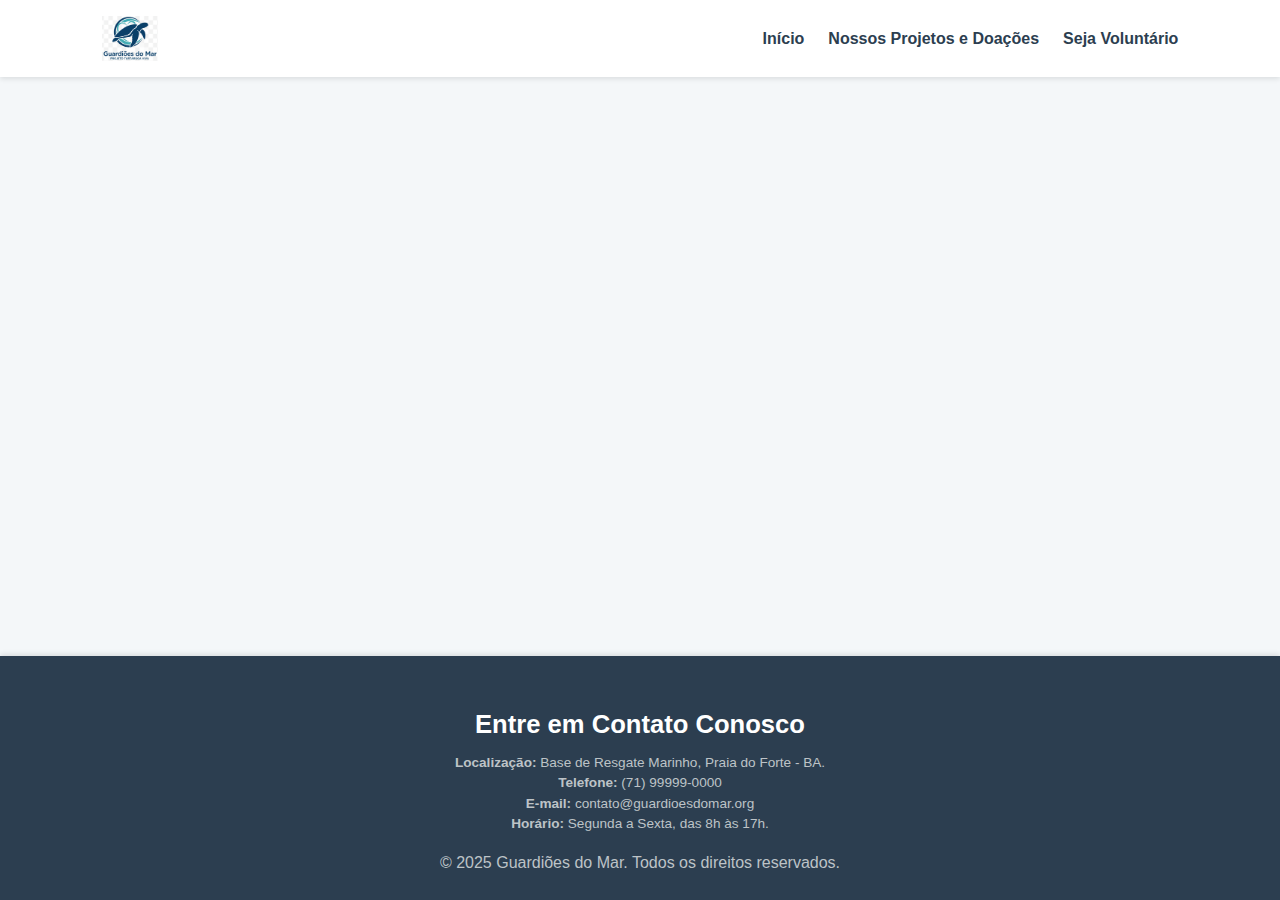
<file: index.html>
<!DOCTYPE html>
<html lang="pt-BR">
<head>
    <meta charset="UTF-8">
    <meta name="viewport" content="width=device-width, initial-scale=1.0">
    <title>Início - Guardiões do Mar (Projeto Tartaruga)</title>
    <link rel="stylesheet" href="assets/css/style.css">
</head>
<body class="main-layout">

    <header>
        <div class="header-content container">
            <img src="assets/imagens/Logo_Tartaruga.png" alt="Logotipo Guardiões do Mar - Silhueta de Tartaruga">
            <button class="menu-hamburguer" id="menu-toggle" aria-label="Abrir Menu Principal">☰</button>
            <nav id="menu-principal">
                <ul>
                    <li><a href="#home">Início</a></li> 
                    <li><a href="#projetos">Nossos Projetos e Doações</a></li>
                    <li><a href="#cadastro">Seja Voluntário</a></li>
                </ul>
            </nav>
        </div> 
    </header>

    <main id="app-root"></main> 

    <footer>
        <section>
            <h2>Entre em Contato Conosco</h2>
            <ul>
                <li><strong>Localização:</strong> Base de Resgate Marinho, Praia do Forte - BA.</li>
                <li><strong>Telefone:</strong> (71) 99999-0000</li>
                <li><strong>E-mail:</strong> contato@guardioesdomar.org</li>
                <li><strong>Horário:</strong> Segunda a Sexta, das 8h às 17h.</li>
            </ul>
        </section>

        <p>&copy; 2025 Guardiões do Mar. Todos os direitos reservados.</p>
    </footer>

    <script src="assets/js/script.js"></script>
</body>
</html>
</file>
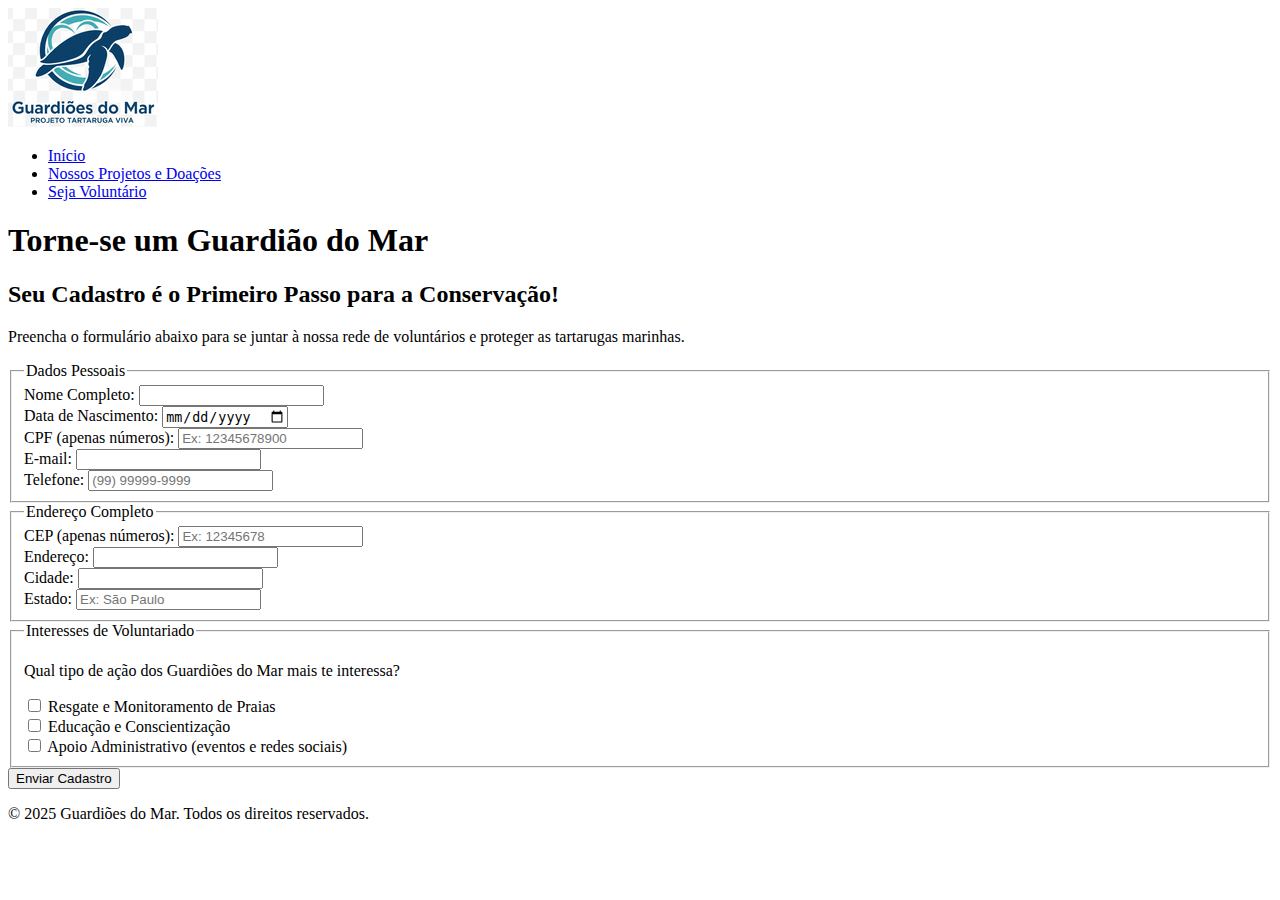
<file: cadastro.html>
<!DOCTYPE html>
<html lang="pt-BR">
<head>
    <meta charset="UTF-8">
    <meta name="viewport" content="width=device-width, initial-scale=1.0">
    <title>Cadastro Voluntário - Guardiões do Mar</title>
</head>
<body>

    <header>
        <img src="assets/imagens/Logo_Tartaruga.png" alt="Logotipo Guardiões do Mar">
        
        <nav>
            <ul>
                <li><a href="index.html">Início</a></li>
                <li><a href="projetos.html">Nossos Projetos e Doações</a></li>
                <li><a href="cadastro.html">Seja Voluntário</a></li>
            </ul>
        </nav>
    </header>

    <main>
        <h1>Torne-se um Guardião do Mar</h1>

        <section>
            <h2>Seu Cadastro é o Primeiro Passo para a Conservação!</h2>
            <p>Preencha o formulário abaixo para se juntar à nossa rede de voluntários e proteger as tartarugas marinhas.</p>

            <form action="#" method="post">
                <fieldset>
                    <legend>Dados Pessoais</legend>

                    <div>
                        <label for="nome_completo">Nome Completo:</label>
                        <input type="text" id="nome_completo" name="nome_completo" required>
                    </div>

                    <div>
                        <label for="data_nascimento">Data de Nascimento:</label>
                        <input type="date" id="data_nascimento" name="data_nascimento" required>
                    </div>
                    
                    <div>
                        <label for="cpf">CPF (apenas números):</label>
                        <input 
                            type="text" 
                            id="cpf" 
                            name="cpf" 
                            required 
                            pattern="[0-9]{11}" 
                            title="O CPF deve conter exatamente 11 dígitos, apenas números. Ex: 12345678900" 
                            placeholder="Ex: 12345678900"
                            maxlength="11"
                        >
                    </div>

                    <div>
                        <label for="email">E-mail:</label>
                        <input type="email" id="email" name="email" required>
                    </div>

                    <div>
                        <label for="telefone">Telefone:</label>
                        <input 
                            type="tel" 
                            id="telefone" 
                            name="telefone" 
                            required 
                            pattern="\([0-9]{2}\) [0-9]{4,5}-[0-9]{4}" 
                            title="O telefone deve estar no formato (99) 99999-9999 ou (99) 9999-9999." 
                            placeholder="(99) 99999-9999"
                        >
                    </div>
                    
                </fieldset>
                
                <fieldset>
                    <legend>Endereço Completo</legend>

                    <div>
                        <label for="cep">CEP (apenas números):</label>
                        <input 
                            type="text" 
                            id="cep" 
                            name="cep" 
                            required 
                            pattern="[0-9]{8}" 
                            title="O CEP deve conter 8 dígitos, apenas números." 
                            placeholder="Ex: 12345678"
                            maxlength="8"
                        >
                    </div>

                    <div>
                        <label for="endereco">Endereço:</label>
                        <input type="text" id="endereco" name="endereco" required>
                    </div>

                    <div>
                        <label for="cidade">Cidade:</label>
                        <input type="text" id="cidade" name="cidade" required>
                    </div>

                   <div>
                        <label for="estado">Estado:</label>
                        <input type="text" id="estado" name="estado" required 
                        title="Digite a sigla ou o nome completo do Estado. Ex: SP ou São Paulo"
                        placeholder="Ex: São Paulo">
                    </div>
                </fieldset>

                <fieldset>
                    <legend>Interesses de Voluntariado</legend>
                    
                    <p>Qual tipo de ação dos Guardiões do Mar mais te interessa?</p>
                    <div>
                        <input type="checkbox" id="resgate" name="interesse" value="resgate">
                        <label for="resgate">Resgate e Monitoramento de Praias</label>
                    </div>
                    <div>
                        <input type="checkbox" id="educacao" name="interesse" value="educacao">
                        <label for="educacao">Educação e Conscientização</label>
                    </div>
                    <div>
                        <input type="checkbox" id="administrativo" name="interesse" value="administrativo">
                        <label for="administrativo">Apoio Administrativo (eventos e redes sociais)</label>
                    </div>
                </fieldset>


                <div>
                    <button type="submit">Enviar Cadastro</button>
                </div>
            </form>

        </section>
    </main>

    <footer>
        <p>&copy; 2025 Guardiões do Mar. Todos os direitos reservados.</p>
    </footer>

</body>
</html>
</file>
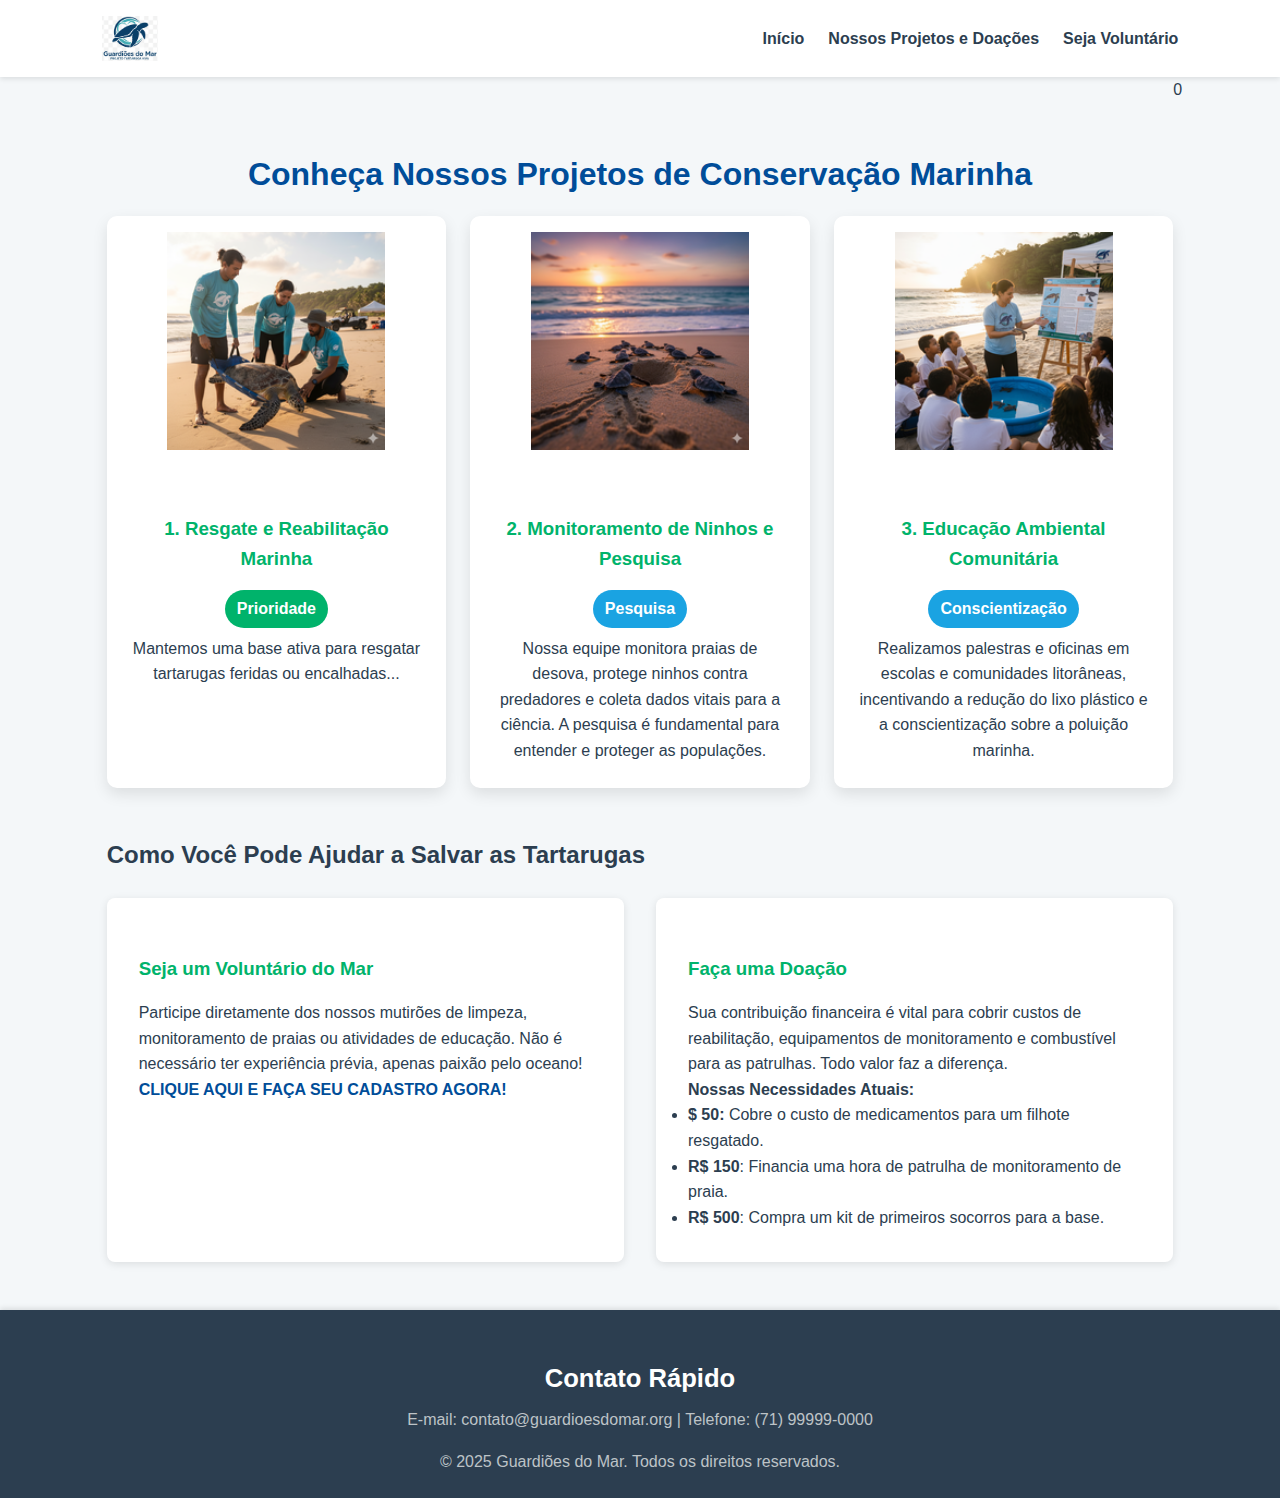
<file: projetos.html>
<!DOCTYPE html>
<html lang="pt-BR">
<head>
    <meta charset="UTF-8">
    <meta name="viewport" content="width=device-width, initial-scale=1.0">
    <title>Projetos e Doações - Guardiões do Mar</title>
    <link rel="stylesheet" href="assets/css/style.css">
</head>

<body class="main-layout">

    <header>
      <div class="header-content container">  
            <img src="assets/imagens/Logo_Tartaruga.png" alt="Logotipo Guardiões do Mar">

            <span class="menu-hamburguer">☰</span>
        
            <nav>
                <ul>
                    <li><a href="index.html">Início</a></li>
                    <li><a href="projetos.html">Nossos Projetos e Doações</a></li>
                    <li><a href="cadastro.html">Seja Voluntário</a></li>
                </ul>
            </nav>
       </div>
    </header>

    <main>
        
        <h1>Conheça Nossos Projetos de Conservação Marinha</h1>

        <section class="projetos-grid">
            
           <article class="card-projeto">
                <img src="assets/imagens/Resgatando_Tartaruga.png" alt="...">

                <div class="card-content"> 
        
                    <h3>1. Resgate e Reabilitação Marinha</h3>
                    <span class="badge badge-conservacao">Prioridade</span>
                    <p>Mantemos uma base ativa para resgatar tartarugas feridas ou encalhadas...</p>
        
                </div>

            </article>

            <article class="card-projeto">
                <img src="assets/imagens/Saindo_do_ninho.png" alt="Filhotes de tartaruga saindo de um ninho na areia.">
                
                <div class="card-content">
                    
                    <h3>2. Monitoramento de Ninhos e Pesquisa</h3>
                    <span class="badge badge-doacao">Pesquisa</span>
                    <p>Nossa equipe monitora praias de desova, protege ninhos contra predadores e coleta dados vitais para a ciência. A pesquisa é fundamental para entender e proteger as populações.</p>

                </div>
                
            </article>

            <article class="card-projeto">
                <img src="assets/imagens/Palestra.png" alt="Pessoa dando palestra sobre tartarugas para crianças.">
               
                <div class="card-content">

                    <h3>3. Educação Ambiental Comunitária</h3>
                    <span class="badge badge-doacao">Conscientização</span>
                    <p>Realizamos palestras e oficinas em escolas e comunidades litorâneas, incentivando a redução do lixo plástico e a conscientização sobre a poluição marinha.</p>

                </div>
                
            </article>

        </section>

        <section id="apoie">
            <h2>Como Você Pode Ajudar a Salvar as Tartarugas</h2>
            <div class="flex-apoio">

                <article class="card-apoio">
                 <h3>Seja um Voluntário do Mar</h3>
                    <p>Participe diretamente dos nossos mutirões de limpeza, monitoramento de praias ou atividades de educação. Não é necessário ter experiência prévia, apenas paixão pelo oceano!</p>
                    <p><strong><a href="cadastro.html">CLIQUE AQUI E FAÇA SEU CADASTRO AGORA!</a></strong></p>
                </article>

                <article class="card-apoio">
                    <h3>Faça uma Doação</h3>
                    <p>Sua contribuição financeira é vital para cobrir custos de reabilitação, equipamentos de monitoramento e combustível para as patrulhas. Todo valor faz a diferença.</p>
                
                    <h4>Nossas Necessidades Atuais:</h4>
                    <ul>
                        <li><strong>$ 50:</strong> Cobre o custo de medicamentos para um filhote resgatado.</li>
                        <li><strong>R$ 150</strong>: Financia uma hora de patrulha de monitoramento de praia.</li>
                        <li><strong>R$ 500</strong>: Compra um kit de primeiros socorros para a base.</li>
                     </ul>
                </article>
            </div>

        </section>

    </main>

0    <footer>
        <section>
            <h2>Contato Rápido</h2>
            <p>E-mail: contato@guardioesdomar.org | Telefone: (71) 99999-0000</p>
        </section>
        <p>&copy; 2025 Guardiões do Mar. Todos os direitos reservados.</p>
    </footer>

    <script src="assets/js/script.js"></script>
</body>
</html>
</file>
<file: assets/css/style.css>
:root {
    --cor-primaria-azul: #004d99;
    --cor-secundaria-verde: #00b36b;
    --cor-acento-claro: #1aa3e2;
    --cor-neutra-fundo: #f4f7f9;
    --cor-neutra-clara: #ffffff;
    --cor-neutra-escura: #2c3e50;
    --cor-sucesso: #2ecc71;
    --cor-erro: #e74c3c;
    --fonte-padrao: 'Roboto', 'Arial', sans-serif;
    --fonte-tamanho-h1: 3rem;
    --fonte-tamanho-h2: 2.2rem;
    --fonte-tamanho-h3: 1.6rem;
    --fonte-tamanho-texto: 1rem;
    --fonte-tamanho-pequeno: 0.85rem;
    --espacamento-xs: 8px;
    --espacamento-sm: 16px;
    --espacamento-md: 24px;
    --espacamento-lg: 32px;
    --espacamento-xl: 48px;
    --espacamento-xxl: 64px;
    --breakpoint-sm: 576px;
    --breakpoint-md: 768px;
    --breakpoint-lg: 992px;
    --breakpoint-xl: 1200px;
    --breakpoint-xxl: 1400px;
}

* {
    box-sizing: border-box;
    margin: 0;
    padding: 0;
}

body {
    background-color: var(--cor-neutra-fundo);
    color: var(--cor-neutra-escura);
    font-family: var(--fonte-padrao);
    font-size: var(--fonte-tamanho-texto);
    line-height: 1.6;
    min-height: 100vh;
    display: grid;
    grid-template-columns: 1fr;
    grid-template-rows: auto 1fr auto;
}

h1, h2, h3 {
    margin-top: var(--espacamento-md);
    margin-bottom: var(--espacamento-sm);
    color: var(--cor-neutra-escura);
}

h1 { color: var(--cor-primaria-azul); font-weight: 700; }
h3 { color: var(--cor-secundaria-verde); }

a {
    color: var(--cor-primaria-azul);
    text-decoration: none;
    transition: color 0.3s ease;
}
a:hover {
    color: var(--cor-acento-claro);
    text-decoration: underline;
}

.container {
    width: 90%;
    max-width: var(--breakpoint-xl);
    margin: 0 auto;
    padding: 0 var(--espacamento-sm);
}

/* 1. LEIAUTE GERAL */
header, footer, main {
    grid-column: 1 / -1;
}

main {
    padding: var(--espacamento-xl) 0;
}

/* 2. NAVEGAÇÃO E HEADER */
header {
    background-color: var(--cor-neutra-clara);
    box-shadow: 0 2px 5px rgba(0, 0, 0, 0.1);
    padding: var(--espacamento-sm) var(--espacamento-md);
}

.header-content {
    display: flex;
    justify-content: space-between;
    align-items: center;
}

header img {
    height: 45px;
    transition: transform 0.3s ease;
}
header img:hover {
    transform: scale(1.05);
}

/* Menu UL (Configuração Mobile - Vertical por Padrão) */
nav ul {
    list-style: none;
    /* REMOVIDO: display: flex; Globalmente */
    gap: var(--espacamento-md);
}

nav ul li a {
    color: var(--cor-neutra-escura);
    font-weight: 600;
    position: relative;
}

nav ul li a::after {
    content: '';
    position: absolute;
    bottom: -5px;
    left: 0;
    width: 0;
    height: 2px;
    background-color: var(--cor-secundaria-verde);
    transition: width 0.3s ease;
}

nav ul li a:hover::after {
    width: 100%;
}

/* Oculta o botão no desktop por padrão */
.menu-hamburguer { display: none; } 

/* HERO BANNER */
.hero-banner {
    background-image: url('../imagens/Tartaruga_Nadando.png');
    background-size: cover;
    background-position: center;
    background-attachment: fixed;
    min-height: 450px;
    display: flex;
    align-items: center;
    position: relative;
    z-index: 1;
}

.hero-banner::before {
    content: '';
    position: absolute;
    top: 0;
    left: 0;
    right: 0;
    bottom: 0;
    background-color: rgba(0, 0, 0, 0.55);
    z-index: 2;
}

.hero-content {
    color: var(--cor-neutra-clara);
    z-index: 3;
    position: relative;
    max-width: 700px;
}

.hero-content h1 {
    color: var(--cor-neutra-clara);
    font-size: var(--fonte-tamanho-h1);
    text-shadow: 2px 2px 4px rgba(0, 0, 0, 0.5);
}

.hero-content p {
    font-size: 1.2rem;
    margin-bottom: var(--espacamento-lg);
}

/* 3. COMPONENTES: BOTÕES */
.btn {
    padding: var(--espacamento-sm) var(--espacamento-lg);
    border-radius: 20px;
    font-size: var(--fonte-tamanho-texto);
    transition: all 0.3s ease;
    border: none;
    cursor: pointer;
    text-transform: uppercase;
    font-weight: bold;
}

.btn-primary {
    background-color: var(--cor-primaria-azul);
    color: var(--cor-neutra-clara);
    box-shadow: 0 4px 6px rgba(0, 77, 153, 0.3);
}

.btn-primary:hover, .btn-primary:focus {
    background-color: #0066cc;
    transform: translateY(-2px);
}

.btn-primary:active {
    background-color: #004085;
}

.btn-secondary {
    background-color: var(--cor-secundaria-verde);
    color: var(--cor-neutra-clara);
    box-shadow: 0 4px 6px rgba(0, 179, 107, 0.3);
}
.btn-secondary:hover {
    background-color: #008850;
    transform: translateY(-2px);
}

.btn:disabled {
    background-color: var(--cor-neutra-escura);
    opacity: 0.6;
    cursor: not-allowed;
}

/* 4. MEDIA QUERIES (RESPONSIVIDADE) */

@media (min-width: 768px) {
    /* MESA/DESKTOP: Faz o menu ser horizontal e visível */
    nav { 
        display: block; 
    }
    nav ul {
        display: flex; /* ATIVA O FLEXBOX/HORIZONTAL AQUI! */
    }
    .menu-hamburguer { 
        display: none; 
    }
}

@media (min-width: 992px) {
    body {
        grid-template-columns: repeat(12, 1fr);
    }
    main {
        grid-column: 2 / 12;
    }
}

/* MOBILE (max-width: 768px) - CORREÇÃO CRÍTICA */
@media (max-width: 768px) {
    /* 1. REGRA CRÍTICA: Esconde o menu por padrão no mobile */
    nav {
        display: none; 
    }
    
    /* 2. FORÇA A VISIBILIDADE DO ÍCONE HAMBÚRGUER */
    .menu-hamburguer {
        display: block !important;
        background: none;
        border: none;
        font-size: 2rem;
        cursor: pointer;
        color: var(--cor-neutra-escura);
    }
    
    /* 3. A REGRA DE ABERTURA QUANDO O JS CLICA */
    nav.menu-aberto {
        display: flex !important; 
        position: fixed; 
        top: 0;
        left: 0;
        width: 100%;
        height: 100vh;
        background-color: var(--cor-neutra-clara);
        flex-direction: column;
        align-items: center;
        justify-content: center;
        z-index: 999;
    }
    
    nav.menu-aberto ul {
        flex-direction: column;
        text-align: center;
        gap: var(--espacamento-lg);
    }
    
    nav.menu-aberto ul li a {
        font-size: 1.5rem;
        color: var(--cor-primaria-azul);
    }
}

/* 5. ESTILIZAÇÃO DE FORMULÁRIOS E FEEDBACK */
fieldset {
    border: 1px solid #dcdcdc;
    box-shadow: 0 0 10px rgba(0, 0, 0, 0.05);
    padding: var(--espacamento-lg);
    margin-bottom: var(--espacamento-xl);
    border-radius: 6px;
    background-color: var(--cor-neutra-clara);
}

legend {
    color: var(--cor-primaria-azul);
    font-size: var(--fonte-tamanho-h3);
    padding: 0 var(--espacamento-xs);
    font-weight: bold;
}

input[type="text"],
input[type="email"],
input[type="tel"],
input[type="date"],
select {
    width: 100%;
    padding: var(--espacamento-xs);
    border: 1px solid #ced4da;
    border-radius: 4px;
    font-size: var(--fonte-tamanho-texto);
    transition: border-color 0.3s ease, box-shadow 0.3s ease;
}

input:focus, select:focus {
    border-color: var(--cor-acento-claro);
    outline: none;
    box-shadow: 0 0 0 3px rgba(26, 163, 226, 0.3);
}

input:valid {
    border-color: var(--cor-sucesso);
}

input:invalid {
    border-color: var(--cor-erro);
    border-width: 2px;
}

input:invalid:not(:focus):not(:placeholder-shown) {
    border-width: 2px;
}

.alert {
    padding: var(--espacamento-sm);
    margin-bottom: var(--espacamento-md);
    border: 1px solid transparent;
    border-radius: 4px;
    font-size: var(--fonte-tamanho-texto);
}

.alert-error {
    font-weight: bold;
    border-left: 5px solid var(--cor-erro);
    background-color: #ffeaea;
    color: var(--cor-erro);
}

.erro-borda {
    border: 2px solid var(--cor-erro) !important;
}

/* 6. ESTILIZAÇÃO DE CARDS E CONTEÚDO */
.projetos-grid {
    display: grid;
    grid-template-columns: 1fr;
    gap: var(--espacamento-lg);
    margin-bottom: var(--espacamento-xl);
}

@media (min-width: 992px) {
    .projetos-grid {
        grid-template-columns: repeat(3, 1fr);
        gap: var(--espacamento-md);
    }
}

.card-projeto {
    background-color: var(--cor-neutra-clara);
    border-radius: 10px;
    box-shadow: 0 6px 15px rgba(0, 0, 0, 0.1);
    transform: translateY(0);
    display: flex;
    flex-direction: column;
    overflow: hidden;
}

.card-projeto:hover {
    transform: translateY(-5px);
    box-shadow: 0 10px 20px rgba(0, 0, 0, 0.2);
}

.card-projeto img {
    max-width: 95%;
    height: 250px;
    object-fit: cover;
    border-radius: 8px;
    display: block;
    margin: 0 auto;
    padding: var(--espacamento-sm) 0;
}

.card-content {
    padding: var(--espacamento-md);
    flex-grow: 1;
    text-align: center;
}

.badge {
    padding: 6px 12px;
    border-radius: 20px;
    font-weight: 600;
    display: inline-block;
    margin: 0 0 var(--espacamento-xs) 0;
}

.badge-conservacao {
    background-color: var(--cor-secundaria-verde);
    color: var(--cor-neutra-clara);
}

.badge-doacao {
    background-color: var(--cor-acento-claro);
    color: var(--cor-neutra-clara);
}

/* 6.5. ESTILIZAÇÃO DA SEÇÃO DE APOIO (#apoie) */
.flex-apoio {
    display: flex;
    flex-direction: column;
    gap: var(--espacamento-lg);
    margin-top: var(--espacamento-md);
}

.card-apoio {
    background-color: var(--cor-neutra-clara);
    padding: var(--espacamento-lg);
    border-radius: 8px;
    box-shadow: 0 2px 8px rgba(0, 0, 0, 0.1);
}

@media (min-width: 768px) {
    .flex-apoio {
        flex-direction: row;
    }
    .card-apoio {
        flex: 1;
    }
}

main > h1 {
    text-align: center;
}
.projetos-grid h2:first-child,
.projetos-grid p:first-of-type {
    text-align: center;
    max-width: 900px;
    margin-left: auto;
    margin-right: auto;
}

/* 7. ESTILIZAÇÃO DE FOOTER */
footer {
    background-color: var(--cor-neutra-escura);
    color: #bdc3c7;
    padding: var(--espacamento-md) 0;
    box-shadow: 0 -2px 5px rgba(0, 0, 0, 0.1);
    text-align: center;
}

footer .container {
    padding: var(--espacamento-md) var(--espacamento-sm);
}

footer section {
    margin-bottom: var(--espacamento-sm);
}

footer h2 {
    color: var(--cor-neutra-clara);
    font-size: var(--fonte-tamanho-h3);
    margin-bottom: var(--espacamento-xs);
}

footer ul {
    list-style: none;
    padding: 0;
    margin-bottom: var(--espacamento-sm);
}

footer li {
    font-size: var(--fonte-tamanho-pequeno);
    line-height: 1.5;
}

footer a {
    color: var(--cor-secundaria-verde);
    font-weight: bold;
    transition: color 0.3s;
}

footer a:hover {
    color: var(--cor-acento-claro);
}

/* 8. AJUSTES FINOS (EXCLUSIVO PARA PÁGINAS DE FORMULÁRIO) */
.texto-centralizado {
    max-width: 800px;
    margin-left: auto;
    margin-right: auto;
    margin-bottom: var(--espacamento-lg);
}
.texto-centralizado h2,
.texto-centralizado p {
    text-align: center;
}
</file>
